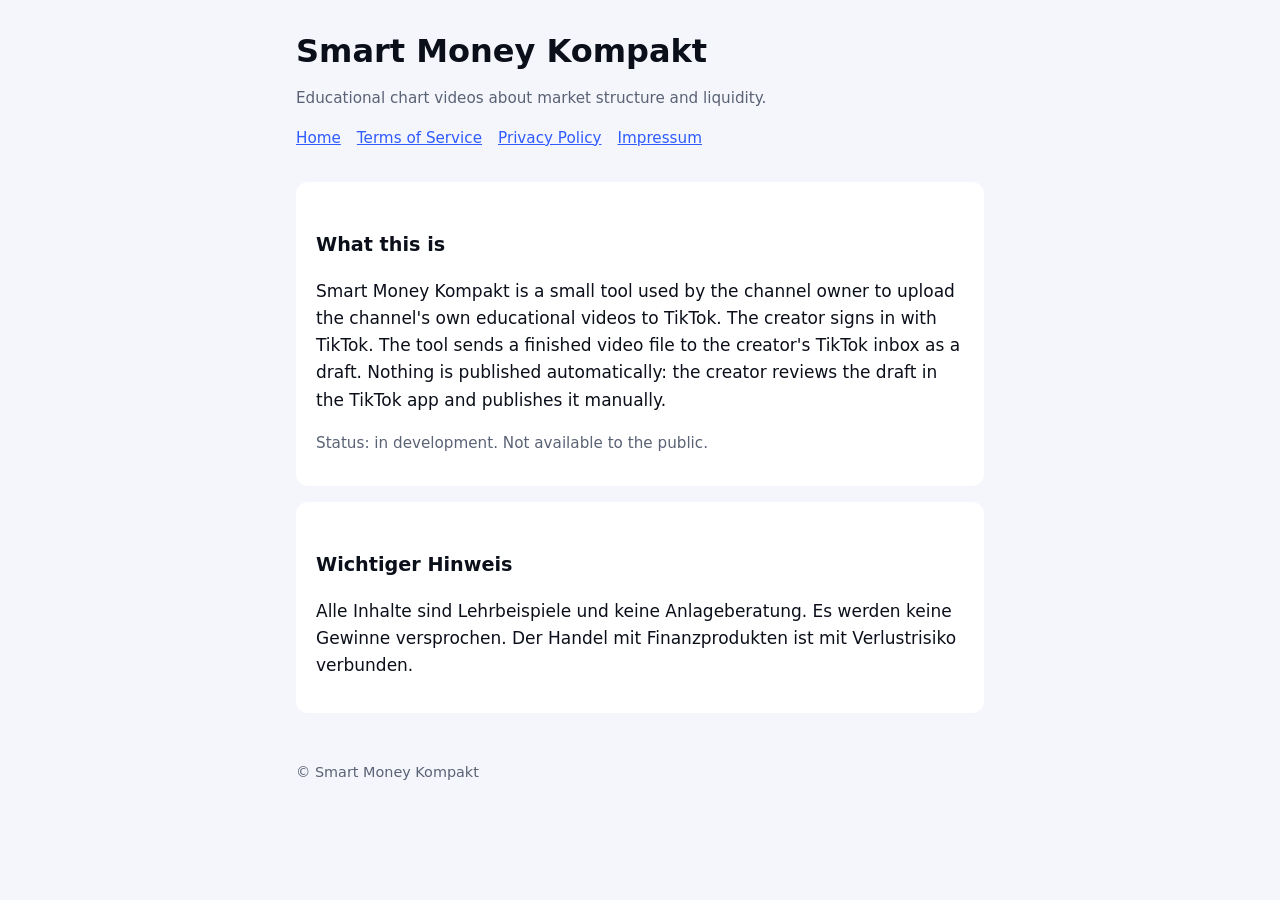
<file: index.html>
<!doctype html>
<html lang="en">
<head>
<meta charset="utf-8">
<meta name="viewport" content="width=device-width,initial-scale=1">
<title>Smart Money Kompakt</title>
<meta name="description" content="Educational chart videos about market structure. Upload tool for the channel owner.">
<link rel="stylesheet" href="style.css">
</head>
<body>
<main>
<h1>Smart Money Kompakt</h1>
<p class="muted">Educational chart videos about market structure and liquidity.</p>
<nav>
<a href="index.html">Home</a>
<a href="terms.html">Terms of Service</a>
<a href="privacy.html">Privacy Policy</a>
<a href="impressum.html">Impressum</a>
</nav>

<div class="card">
<h2>What this is</h2>
<p>Smart Money Kompakt is a small tool used by the channel owner to upload the channel's own educational videos to TikTok. The creator signs in with TikTok. The tool sends a finished video file to the creator's TikTok inbox as a draft. Nothing is published automatically: the creator reviews the draft in the TikTok app and publishes it manually.</p>
<p class="muted">Status: in development. Not available to the public.</p>
</div>

<div class="card">
<h2>Wichtiger Hinweis</h2>
<p>Alle Inhalte sind Lehrbeispiele und keine Anlageberatung. Es werden keine Gewinne versprochen. Der Handel mit Finanzprodukten ist mit Verlustrisiko verbunden.</p>
</div>

<footer>&copy; Smart Money Kompakt</footer>
</main>
</body>
</html>
</file>
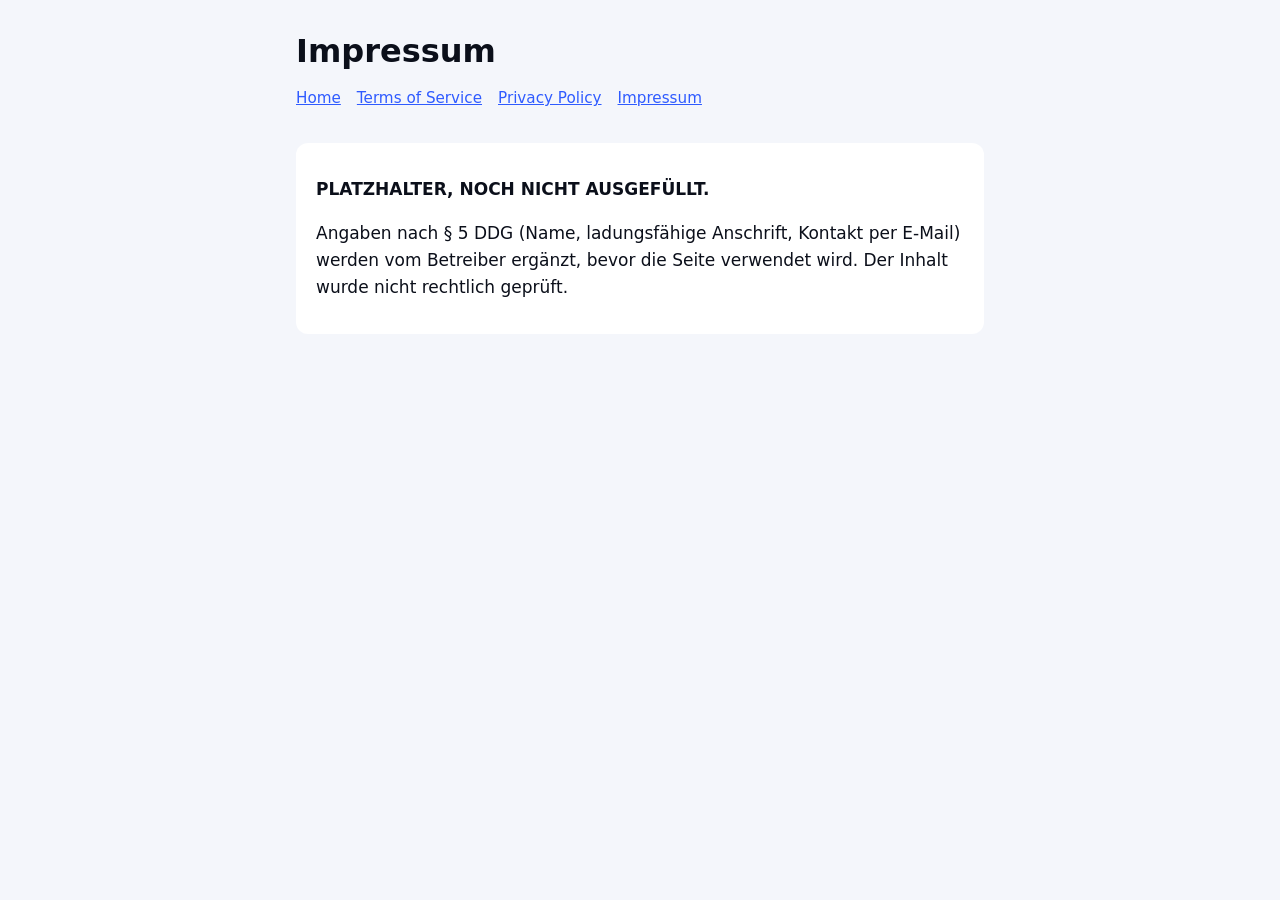
<file: impressum.html>
<!doctype html>
<html lang="de">
<head>
<meta charset="utf-8">
<meta name="viewport" content="width=device-width,initial-scale=1">
<title>Impressum - Smart Money Kompakt</title>
<link rel="stylesheet" href="style.css">
</head>
<body>
<main>
<h1>Impressum</h1>
<nav>
<a href="index.html">Home</a>
<a href="terms.html">Terms of Service</a>
<a href="privacy.html">Privacy Policy</a>
<a href="impressum.html">Impressum</a>
</nav>

<div class="card">
<p><strong>PLATZHALTER, NOCH NICHT AUSGEFÜLLT.</strong></p>
<p>Angaben nach § 5 DDG (Name, ladungsfähige Anschrift, Kontakt per E-Mail) werden vom Betreiber ergänzt, bevor die Seite verwendet wird. Der Inhalt wurde nicht rechtlich geprüft.</p>
</div>
</main>
</body>
</html>
</file>
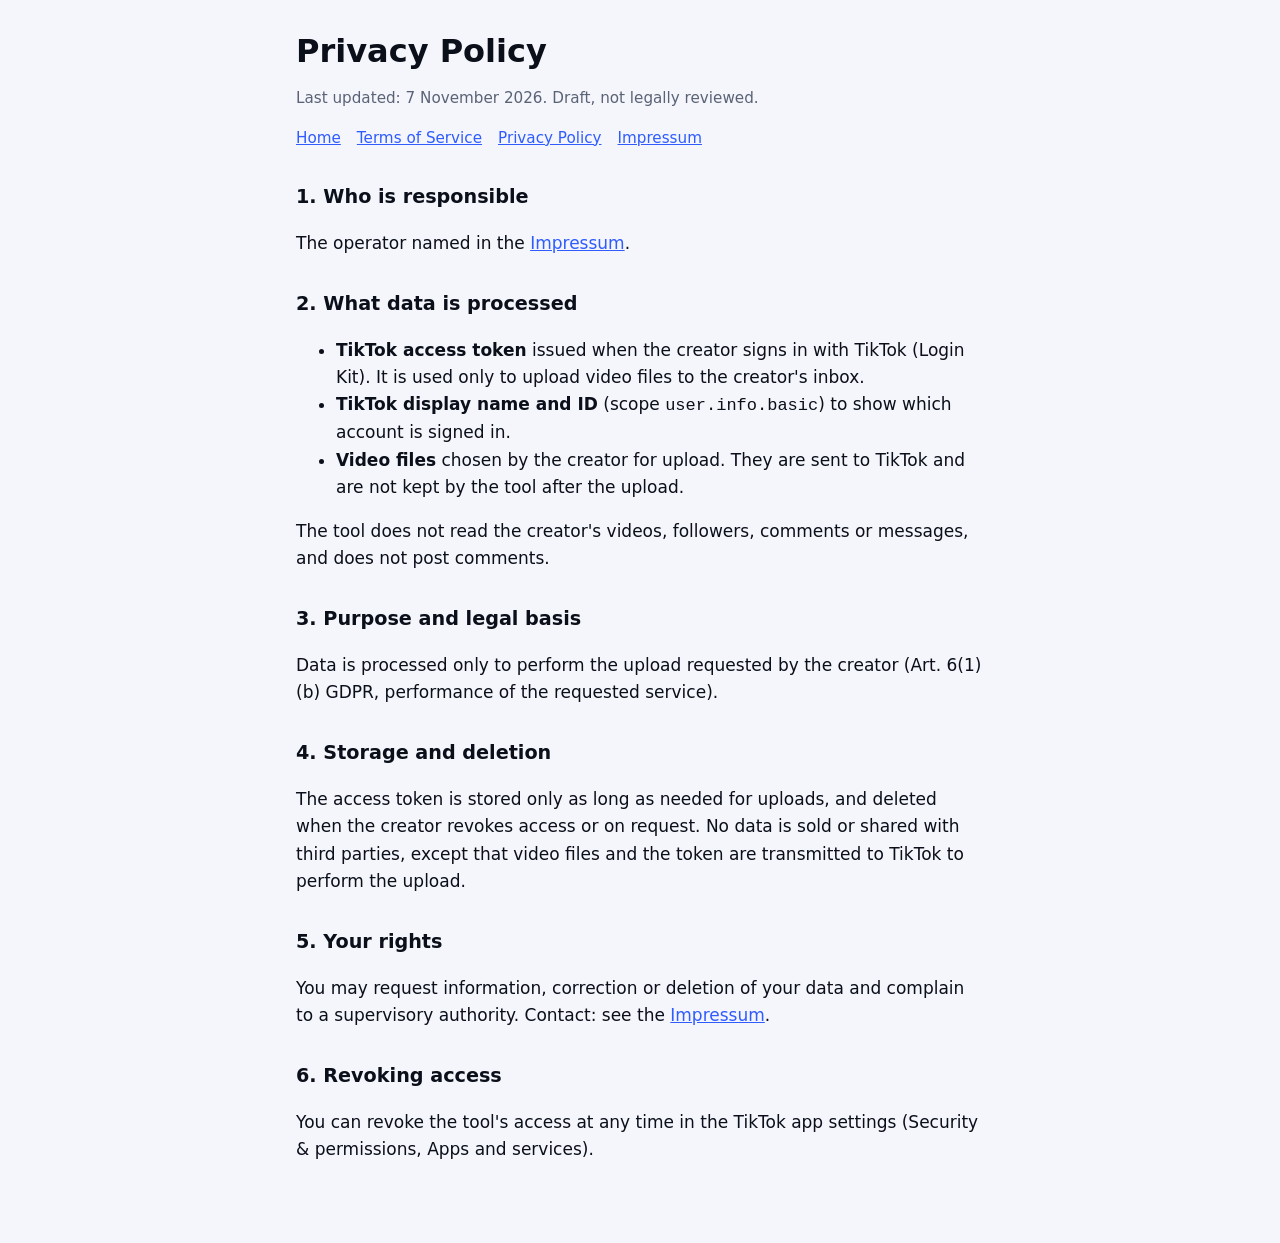
<file: privacy.html>
<!doctype html>
<html lang="en">
<head>
<meta charset="utf-8">
<meta name="viewport" content="width=device-width,initial-scale=1">
<title>Privacy Policy - Smart Money Kompakt</title>
<link rel="stylesheet" href="style.css">
</head>
<body>
<main>
<h1>Privacy Policy</h1>
<p class="muted">Last updated: 7 November 2026. Draft, not legally reviewed.</p>
<nav>
<a href="index.html">Home</a>
<a href="terms.html">Terms of Service</a>
<a href="privacy.html">Privacy Policy</a>
<a href="impressum.html">Impressum</a>
</nav>

<h2>1. Who is responsible</h2>
<p>The operator named in the <a href="impressum.html">Impressum</a>.</p>

<h2>2. What data is processed</h2>
<ul>
<li><strong>TikTok access token</strong> issued when the creator signs in with TikTok (Login Kit). It is used only to upload video files to the creator's inbox.</li>
<li><strong>TikTok display name and ID</strong> (scope <code>user.info.basic</code>) to show which account is signed in.</li>
<li><strong>Video files</strong> chosen by the creator for upload. They are sent to TikTok and are not kept by the tool after the upload.</li>
</ul>
<p>The tool does not read the creator's videos, followers, comments or messages, and does not post comments.</p>

<h2>3. Purpose and legal basis</h2>
<p>Data is processed only to perform the upload requested by the creator (Art. 6(1)(b) GDPR, performance of the requested service).</p>

<h2>4. Storage and deletion</h2>
<p>The access token is stored only as long as needed for uploads, and deleted when the creator revokes access or on request. No data is sold or shared with third parties, except that video files and the token are transmitted to TikTok to perform the upload.</p>

<h2>5. Your rights</h2>
<p>You may request information, correction or deletion of your data and complain to a supervisory authority. Contact: see the <a href="impressum.html">Impressum</a>.</p>

<h2>6. Revoking access</h2>
<p>You can revoke the tool's access at any time in the TikTok app settings (Security &amp; permissions, Apps and services).</p>
</main>
</body>
</html>
</file>
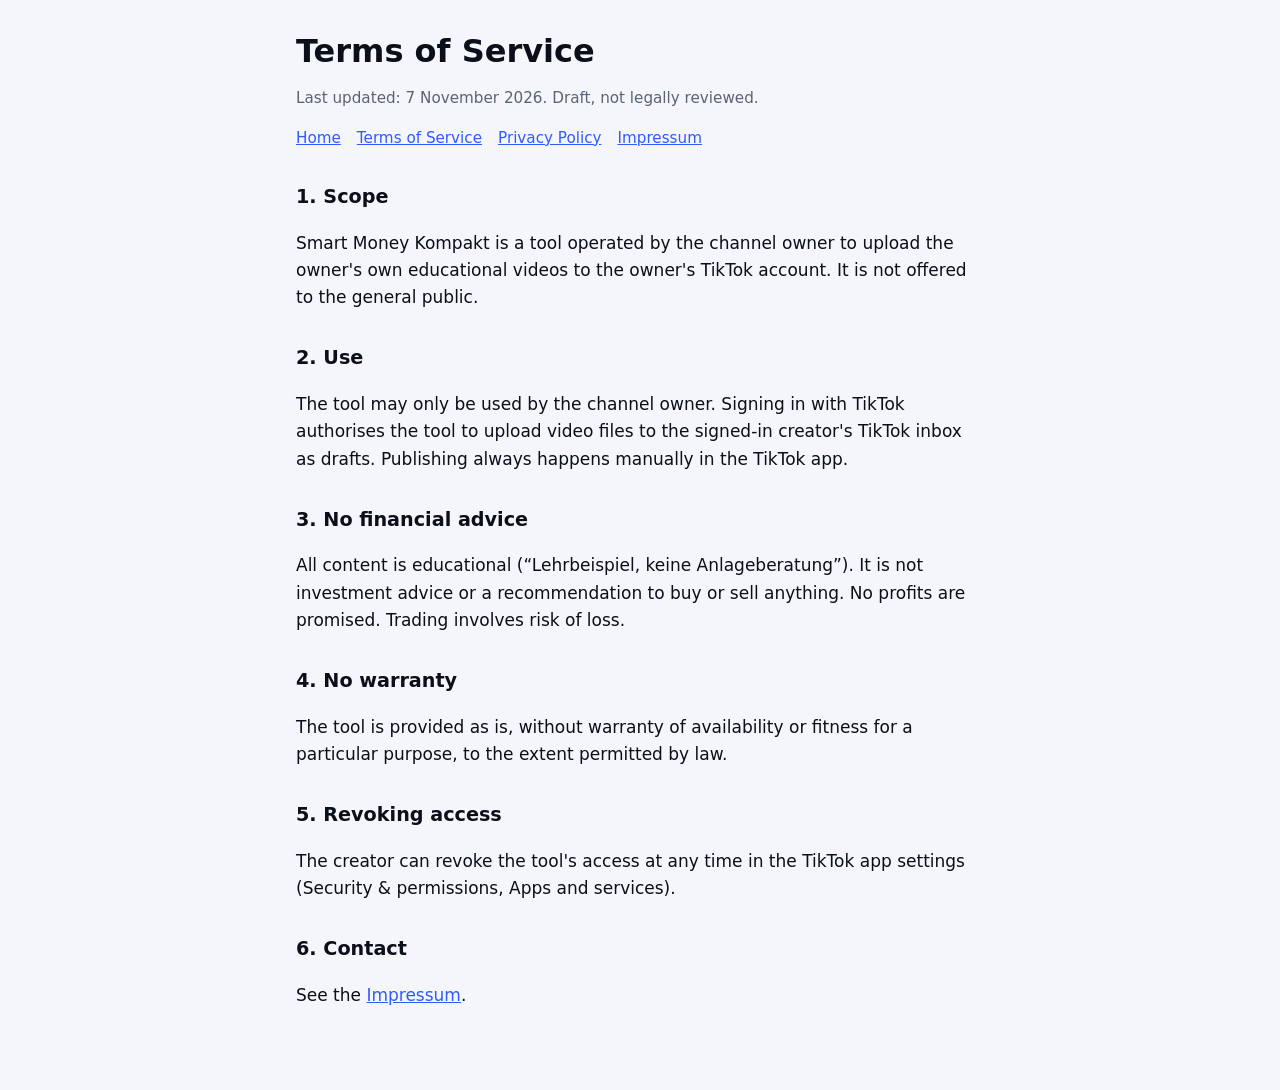
<file: terms.html>
<!doctype html>
<html lang="en">
<head>
<meta charset="utf-8">
<meta name="viewport" content="width=device-width,initial-scale=1">
<title>Terms of Service - Smart Money Kompakt</title>
<link rel="stylesheet" href="style.css">
</head>
<body>
<main>
<h1>Terms of Service</h1>
<p class="muted">Last updated: 7 November 2026. Draft, not legally reviewed.</p>
<nav>
<a href="index.html">Home</a>
<a href="terms.html">Terms of Service</a>
<a href="privacy.html">Privacy Policy</a>
<a href="impressum.html">Impressum</a>
</nav>

<h2>1. Scope</h2>
<p>Smart Money Kompakt is a tool operated by the channel owner to upload the owner's own educational videos to the owner's TikTok account. It is not offered to the general public.</p>

<h2>2. Use</h2>
<p>The tool may only be used by the channel owner. Signing in with TikTok authorises the tool to upload video files to the signed-in creator's TikTok inbox as drafts. Publishing always happens manually in the TikTok app.</p>

<h2>3. No financial advice</h2>
<p>All content is educational (&ldquo;Lehrbeispiel, keine Anlageberatung&rdquo;). It is not investment advice or a recommendation to buy or sell anything. No profits are promised. Trading involves risk of loss.</p>

<h2>4. No warranty</h2>
<p>The tool is provided as is, without warranty of availability or fitness for a particular purpose, to the extent permitted by law.</p>

<h2>5. Revoking access</h2>
<p>The creator can revoke the tool's access at any time in the TikTok app settings (Security &amp; permissions, Apps and services).</p>

<h2>6. Contact</h2>
<p>See the <a href="impressum.html">Impressum</a>.</p>
</main>
</body>
</html>
</file>
<file: style.css>
:root{--bg:#f4f6fb;--fg:#0b0f1a;--muted:#5a6275;--accent:#2f5bff;--card:#fff}
@media (prefers-color-scheme:dark){:root{--bg:#0b0f1a;--fg:#eef1f8;--muted:#9aa3b8;--accent:#6c8bff;--card:#141a2b}}
*{box-sizing:border-box}
body{margin:0;background:var(--bg);color:var(--fg);font:17px/1.6 system-ui,-apple-system,"Segoe UI",sans-serif}
main{max-width:720px;margin:0 auto;padding:32px 16px 64px}
h1{font-size:2rem;line-height:1.2;margin:0 0 8px}
h2{font-size:1.2rem;margin:32px 0 8px}
p,li{color:var(--fg)}
.muted{color:var(--muted);font-size:.95rem}
nav{display:flex;gap:16px;flex-wrap:wrap;margin:16px 0 32px;font-size:.95rem}
a{color:var(--accent)}
.card{background:var(--card);border-radius:12px;padding:16px 20px;margin:16px 0}
footer{margin-top:48px;color:var(--muted);font-size:.9rem}
</file>
